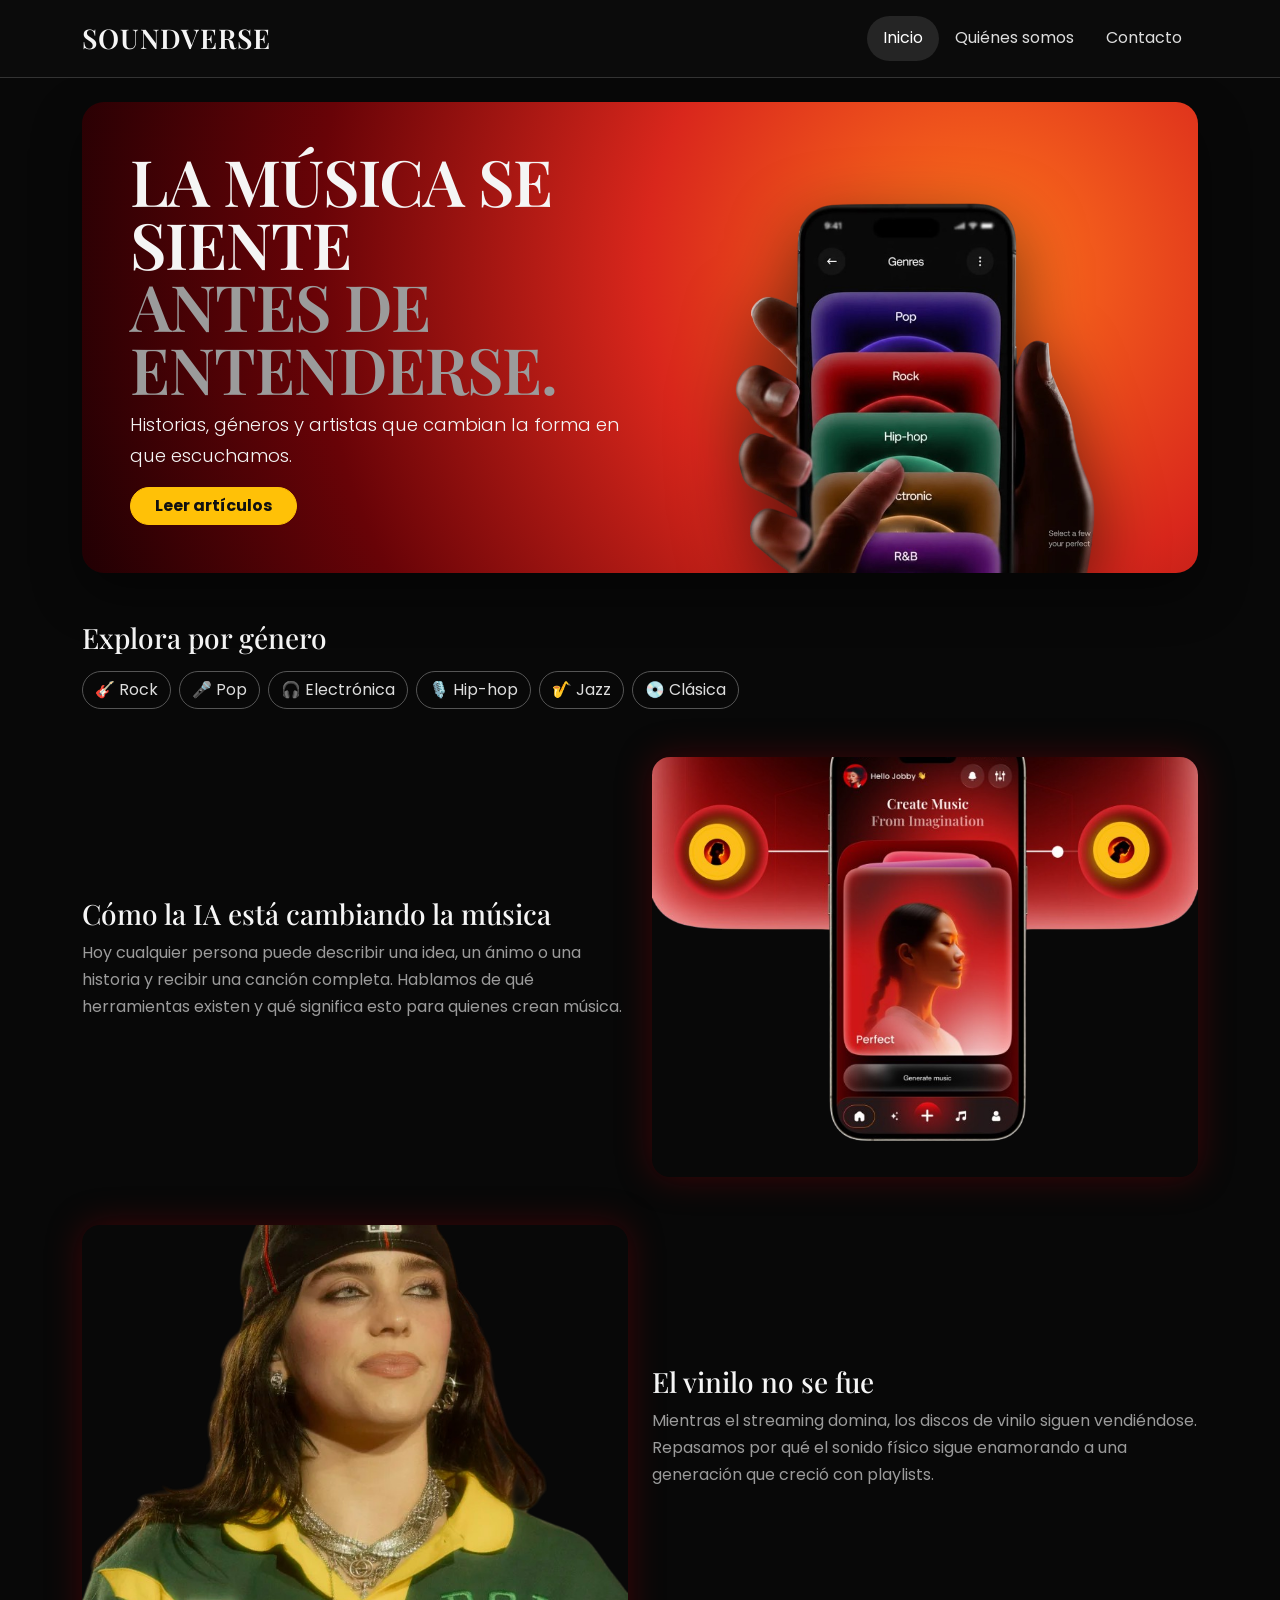
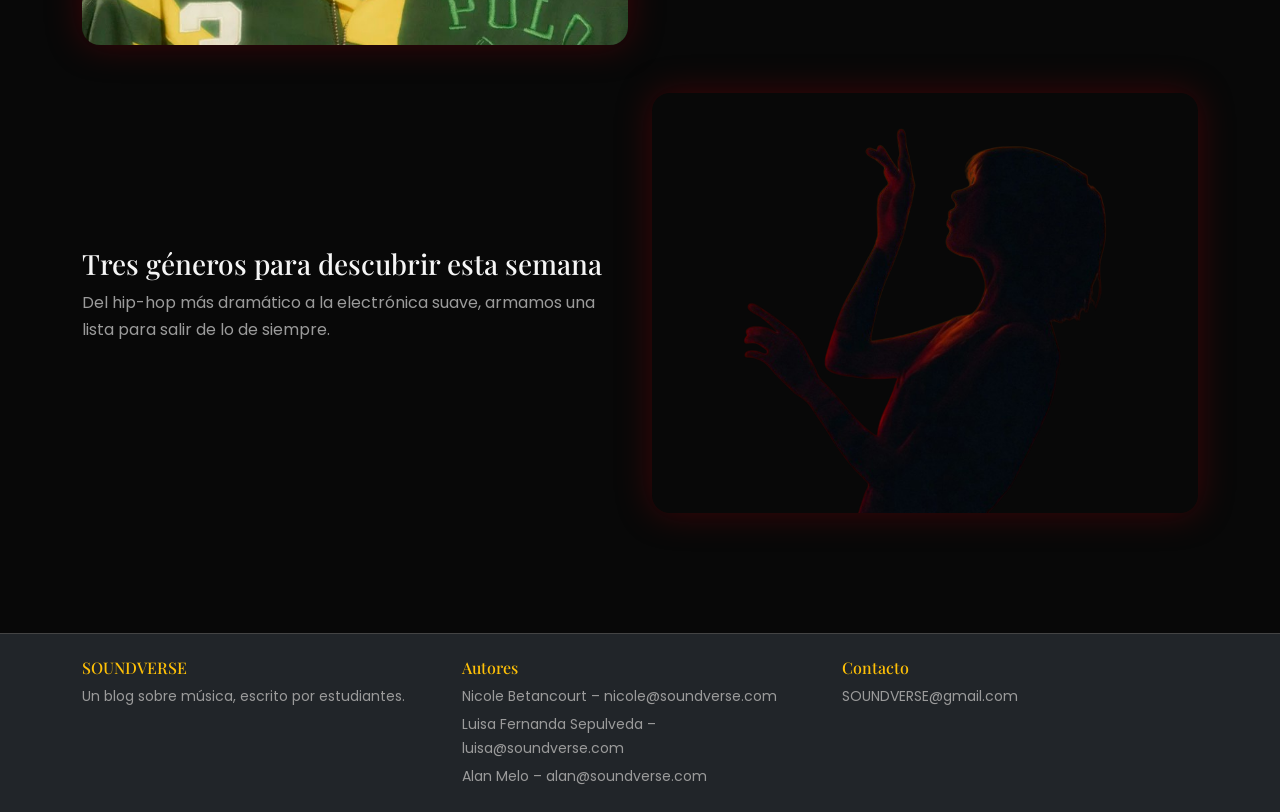
<file: index.html>
<!DOCTYPE html>
<html lang="es" data-bs-theme="dark">
<head>
  <meta charset="UTF-8">
  <meta name="viewport" content="width=device-width, initial-scale=1">
  <title>SOUNDVERSE</title>

  <!-- Bootstrap CSS -->
  <link href="https://cdn.jsdelivr.net/npm/bootstrap@5.3.3/dist/css/bootstrap.min.css" rel="stylesheet">
  <!-- estas son las fuentes -->
  <link href="https://fonts.googleapis.com/css2?family=Playfair+Display:ital,wght@0,600;1,500&family=Poppins:wght@300;400;600&display=swap" rel="stylesheet">
  <link rel="stylesheet" href="css/styles.css">
</head>

<body>

  <!-- barra de nav -->
  <nav class="navbar navbar-expand-lg bg-dark sticky-top">
    <div class="container">
      <a class="navbar-brand fs-4" href="index.html">SOUNDVERSE</a>
      <button class="navbar-toggler" type="button" data-bs-toggle="collapse"
              data-bs-target="#menu" aria-controls="menu" aria-expanded="false"
              aria-label="Abrir menú">
        <span class="navbar-toggler-icon"></span>
      </button>
      <div class="collapse navbar-collapse" id="menu">
        <ul class="navbar-nav ms-auto">
          <li class="nav-item"><a class="nav-link active" aria-current="page" href="index.html">Inicio</a></li>
          <li class="nav-item"><a class="nav-link" href="nosotros.html">Quiénes somos</a></li>
          <li class="nav-item"><a class="nav-link" href="contacto.html">Contacto</a></li>
        </ul>
      </div>
    </div>
  </nav>

  
    <div class="container py-4">

  <!-- el contenido principal -->
  <main>

    
    <section class="hero p-4 p-md-5 mb-5">

      <div class="row align-items-center g-4">

        <div class="col-lg-6">

          <h1 class="display-5 fw-semibold">
            La música se siente
            <br>
            <span class="text-secondary">
              antes de entenderse.
            </span>
          </h1>

          <p class="lead">
            Historias, géneros y artistas que cambian
            la forma en que escuchamos.
          </p>

          <a
            class="btn btn-warning rounded-pill px-4 fw-bold"
            href="#articulos">
            Leer artículos
          </a>

        </div>

        <div class="col-lg-6 text-center">

          <img
            src="img/primer.png"
            class="img-fluid hero-img-inicio"
            alt="Persona escuchando música">

        </div>

      </div>

    </section>


  
    <section class="mb-5">

      <h2 class="h3 mb-3">
        Explora por género
      </h2>

      <div class="d-flex flex-wrap gap-2">

        <a class="btn btn-outline-light rounded-pill"
           href="#articulos">
          🎸 Rock
        </a>

        <a class="btn btn-outline-light rounded-pill"
           href="#articulos">
          🎤 Pop
        </a>

        <a class="btn btn-outline-light rounded-pill"
           href="#articulos">
          🎧 Electrónica
        </a>

        <a class="btn btn-outline-light rounded-pill"
           href="#articulos">
          🎙️ Hip-hop
        </a>

        <a class="btn btn-outline-light rounded-pill"
           href="#articulos">
          🎷 Jazz
        </a>

        <a class="btn btn-outline-light rounded-pill"
           href="#articulos">
          💿 Clásica
        </a>

      </div>

    </section>


    
    <section
      class="row align-items-center g-4 mb-5"
      id="articulos">

      <div class="col-md-6">

        <h2 class="h3">
          Cómo la IA está cambiando la música
        </h2>

        <p class="text-secondary">
          Hoy cualquier persona puede describir una idea,
          un ánimo o una historia y recibir una canción
          completa. Hablamos de qué herramientas existen
          y qué significa esto para quienes crean música.
        </p>

      </div>

      <div class="col-md-6">

        <img
          src="img/imagen2.png"
          class="img-fluid img-brillo"
          alt="Persona usando una app de música con IA">

      </div>

    </section>


    
    <section class="row align-items-center g-4 mb-5">

      <div class="col-md-6 order-md-2">

        <h2 class="h3">
          El vinilo no se fue
        </h2>

        <p class="text-secondary">
          Mientras el streaming domina, los discos de
          vinilo siguen vendiéndose. Repasamos por qué
          el sonido físico sigue enamorando a una generación
          que creció con playlists.
        </p>

      </div>

      <div class="col-md-6 order-md-1">

        <img
          src="img/billie.png"
          class="img-fluid img-brillo"
          alt="Disco de vinilo girando">

      </div>

    </section>



    <section class="row align-items-center g-4 mb-5">

      <div class="col-md-6">

        <h2 class="h3">
          Tres géneros para descubrir esta semana
        </h2>

        <p class="text-secondary">
          Del hip-hop más dramático a la electrónica
          suave, armamos una lista para salir de lo
          de siempre.
        </p>

      </div>

      <div class="col-md-6">

        <img
          src="img/imagen4.png"
          class="img-fluid img-brillo"
          alt="Auriculares sobre fondo rojo">

      </div>

    </section>

  </main>

</div>
  </div>

 
  <footer class="bg-dark border-top border-secondary py-4 mt-5">
    <div class="container">
      <div class="row g-4">
        <div class="col-md-4">
          <h4 class="h6 text-warning">SOUNDVERSE</h4>
          <p class="mb-0 text-secondary small">Un blog sobre música, escrito por estudiantes.</p>
        </div>
        <div class="col-md-4">
          <h4 class="h6 text-warning">Autores</h4>
          <p class="mb-1 text-secondary small">Nicole Betancourt – nicole@soundverse.com</p>
          <p class="mb-1 text-secondary small">Luisa Fernanda Sepulveda – luisa@soundverse.com</p>
          <p class="mb-0 text-secondary small">Alan Melo – alan@soundverse.com</p>
        </div>
        <div class="col-md-4">
          <h4 class="h6 text-warning">Contacto</h4>
          <p class="mb-0 text-secondary small">SOUNDVERSE@gmail.com</p>
        </div>
      </div>
    </div>
  </footer>

  <button id="btnArriba">↑</button>

  
  <script src="https://cdn.jsdelivr.net/npm/bootstrap@5.3.3/dist/js/bootstrap.bundle.min.js"></script>
  <script src="js/main.js"></script>
</body>
</html>
</file>
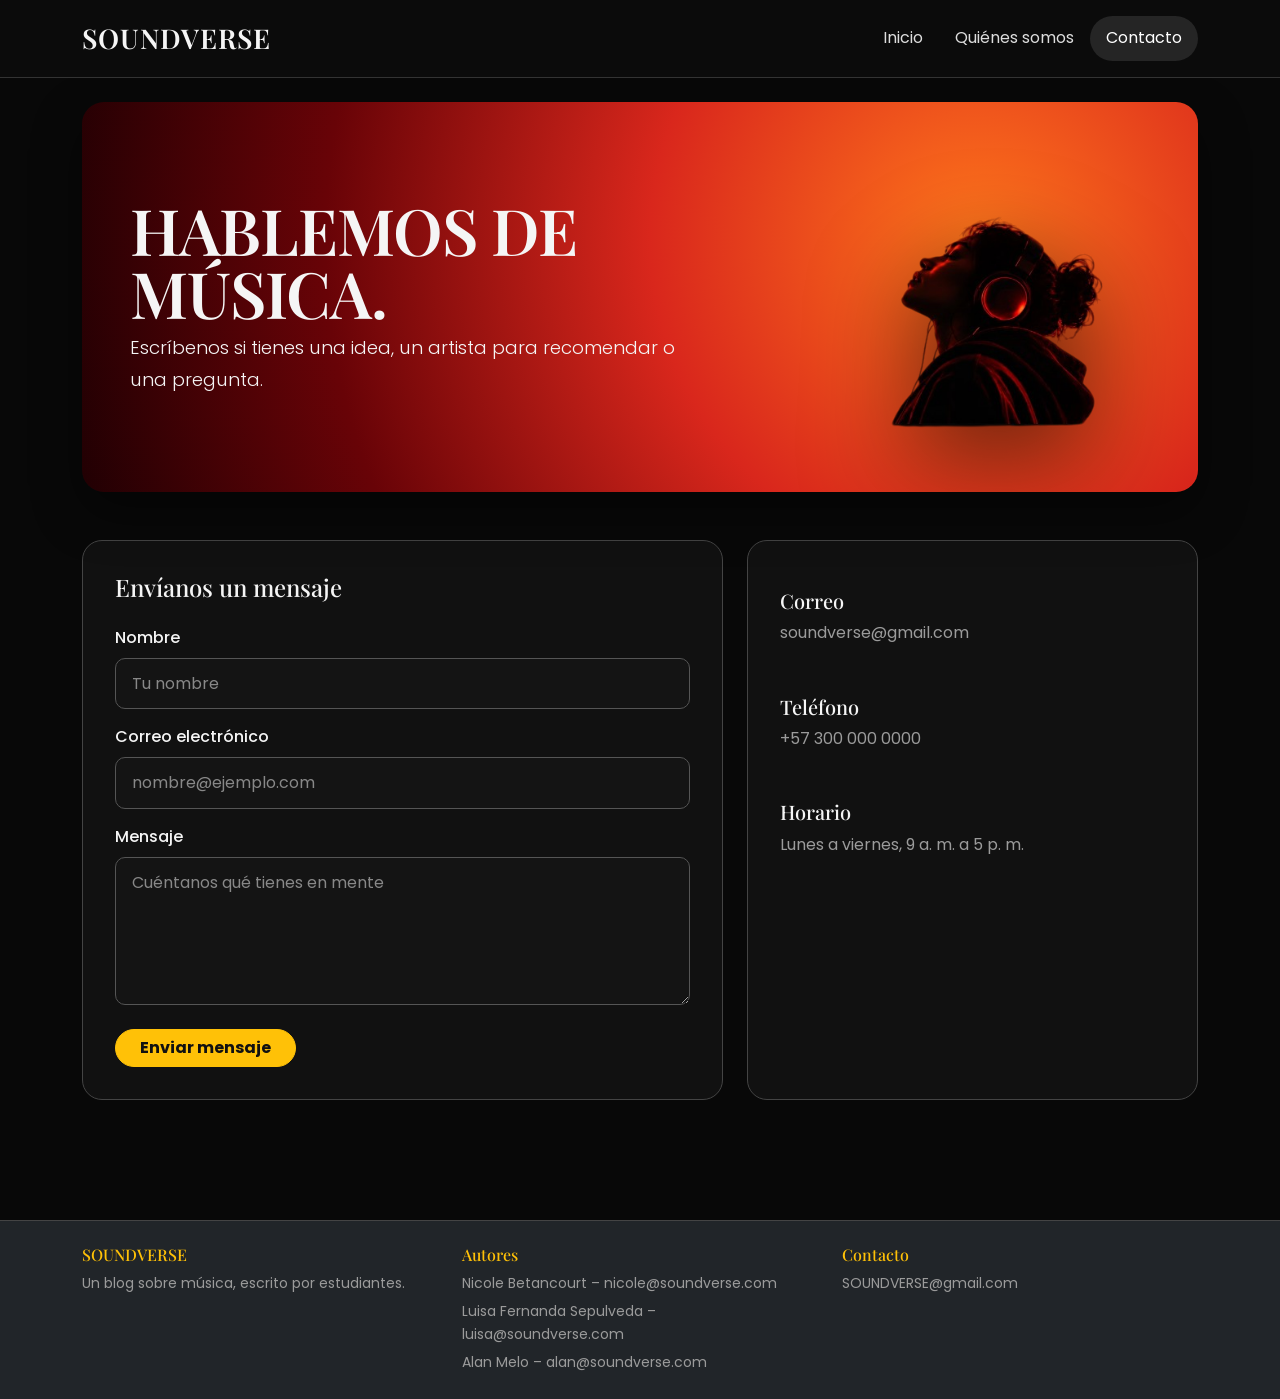
<file: contacto.html>
<!DOCTYPE html>
<html lang="es" data-bs-theme="dark">
<head>
  <meta charset="UTF-8">
  <meta name="viewport" content="width=device-width, initial-scale=1">
  <title>SOUNDVERSE - Contacto</title>
  <link href="https://cdn.jsdelivr.net/npm/bootstrap@5.3.3/dist/css/bootstrap.min.css" rel="stylesheet">
  <link href="https://fonts.googleapis.com/css2?family=Playfair+Display:ital,wght@0,600;1,500&family=Poppins:wght@300;400;600&display=swap" rel="stylesheet">
  <link rel="stylesheet" href="css/styles.css">
</head>
<body>

  <nav class="navbar navbar-expand-lg bg-dark sticky-top">
    <div class="container">
      <a class="navbar-brand fs-4" href="index.html">SOUNDVERSE</a>
      <button class="navbar-toggler" type="button" data-bs-toggle="collapse" data-bs-target="#menu" aria-controls="menu" aria-expanded="false" aria-label="Abrir menú">
        <span class="navbar-toggler-icon"></span>
      </button>
      <div class="collapse navbar-collapse" id="menu">
        <ul class="navbar-nav ms-auto">
          <li class="nav-item"><a class="nav-link" href="index.html">Inicio</a></li>
          <li class="nav-item"><a class="nav-link" href="nosotros.html">Quiénes somos</a></li>
          <li class="nav-item"><a class="nav-link active" href="contacto.html" aria-current="page">Contacto</a></li>
        </ul>
      </div>
    </div>
  </nav>

  <div class="container py-4">

  <main>

    
    <section class="hero p-4 p-md-5 mb-5">

      <div class="row align-items-center g-4">

        <div class="col-lg-7">

          <h1 class="display-5 fw-semibold">
            Hablemos de
            <br>
            música.
          </h1>

          <p class="lead mb-0">
            Escríbenos si tienes una idea,
            un artista para recomendar
            o una pregunta.
          </p>

        </div>

        <div class="col-lg-5 text-center">

          <img
            src="img/imagen7.png"
            class="img-fluid hero-img-contacto"
            alt="Persona escuchando música con audífonos">

        </div>

      </div>

    </section>


    
    <section class="row g-4 mb-5">

      <!-- formularoi  importante !!!!!!1-->
      <div class="col-lg-7">

        <div class="contact-card">

          <h2 class="h4 mb-4">
            Envíanos un mensaje
          </h2>

          <div id="alertaContenedor"></div>

          <form id="form">

            <div class="mb-3">

              <label
                for="nombre"
                class="form-label">
                Nombre
              </label>

              <input
                type="text"
                class="form-control"
                id="nombre"
                placeholder="Tu nombre"
                required>

            </div>


            <div class="mb-3">

              <label
                for="email"
                class="form-label">
                Correo electrónico
              </label>

              <input
                type="email"
                class="form-control"
                id="email"
                placeholder="nombre@ejemplo.com"
                required>

            </div>


            <div class="mb-4">

              <label
                for="mensaje"
                class="form-label">
                Mensaje
              </label>

              <textarea
                class="form-control"
                id="mensaje"
                rows="5"
                placeholder="Cuéntanos qué tienes en mente"
                required></textarea>

            </div>


            <button
              type="submit"
              class="btn btn-warning rounded-pill px-4 fw-bold">

              Enviar mensaje

            </button>

          </form>

        </div>

      </div>


      <!--muestra kla info -->
      <div class="col-lg-5">

        <div class="contact-card">

          <div class="contact-info">

            <h2 class="h5">
              Correo
            </h2>

            <p class="text-secondary">
              soundverse@gmail.com
            </p>

          </div>


          <div class="contact-info">

            <h2 class="h5">
              Teléfono
            </h2>

            <p class="text-secondary">
              +57 300 000 0000
            </p>

          </div>


          <div class="contact-info">

            <h2 class="h5">
              Horario
            </h2>

            <p class="text-secondary">
              Lunes a viernes, 9 a. m. a 5 p. m.
            </p>

          </div>

        </div>

      </div>

    </section>

  </main>

</div>

  <footer class="bg-dark border-top border-secondary py-4 mt-5">
    <div class="container">
      <div class="row g-4">
        <div class="col-md-4">
          <h4 class="h6 text-warning">SOUNDVERSE</h4>
          <p class="mb-0 text-secondary small">Un blog sobre música, escrito por estudiantes.</p>
        </div>
        <div class="col-md-4">
          <h4 class="h6 text-warning">Autores</h4>
          <p class="mb-1 text-secondary small">Nicole Betancourt – nicole@soundverse.com</p>
          <p class="mb-1 text-secondary small">Luisa Fernanda Sepulveda – luisa@soundverse.com</p>
          <p class="mb-0 text-secondary small">Alan Melo – alan@soundverse.com</p>
        </div>
        <div class="col-md-4">
          <h4 class="h6 text-warning">Contacto</h4>
          <p class="mb-0 text-secondary small">SOUNDVERSE@gmail.com</p>
        </div>
      </div>
    </div>
  </footer>

  <button id="btnArriba">↑</button>

  <script src="https://cdn.jsdelivr.net/npm/bootstrap@5.3.3/dist/js/bootstrap.bundle.min.js"></script>
  <script src="js/main.js"></script>
</body>
</html>
</file>
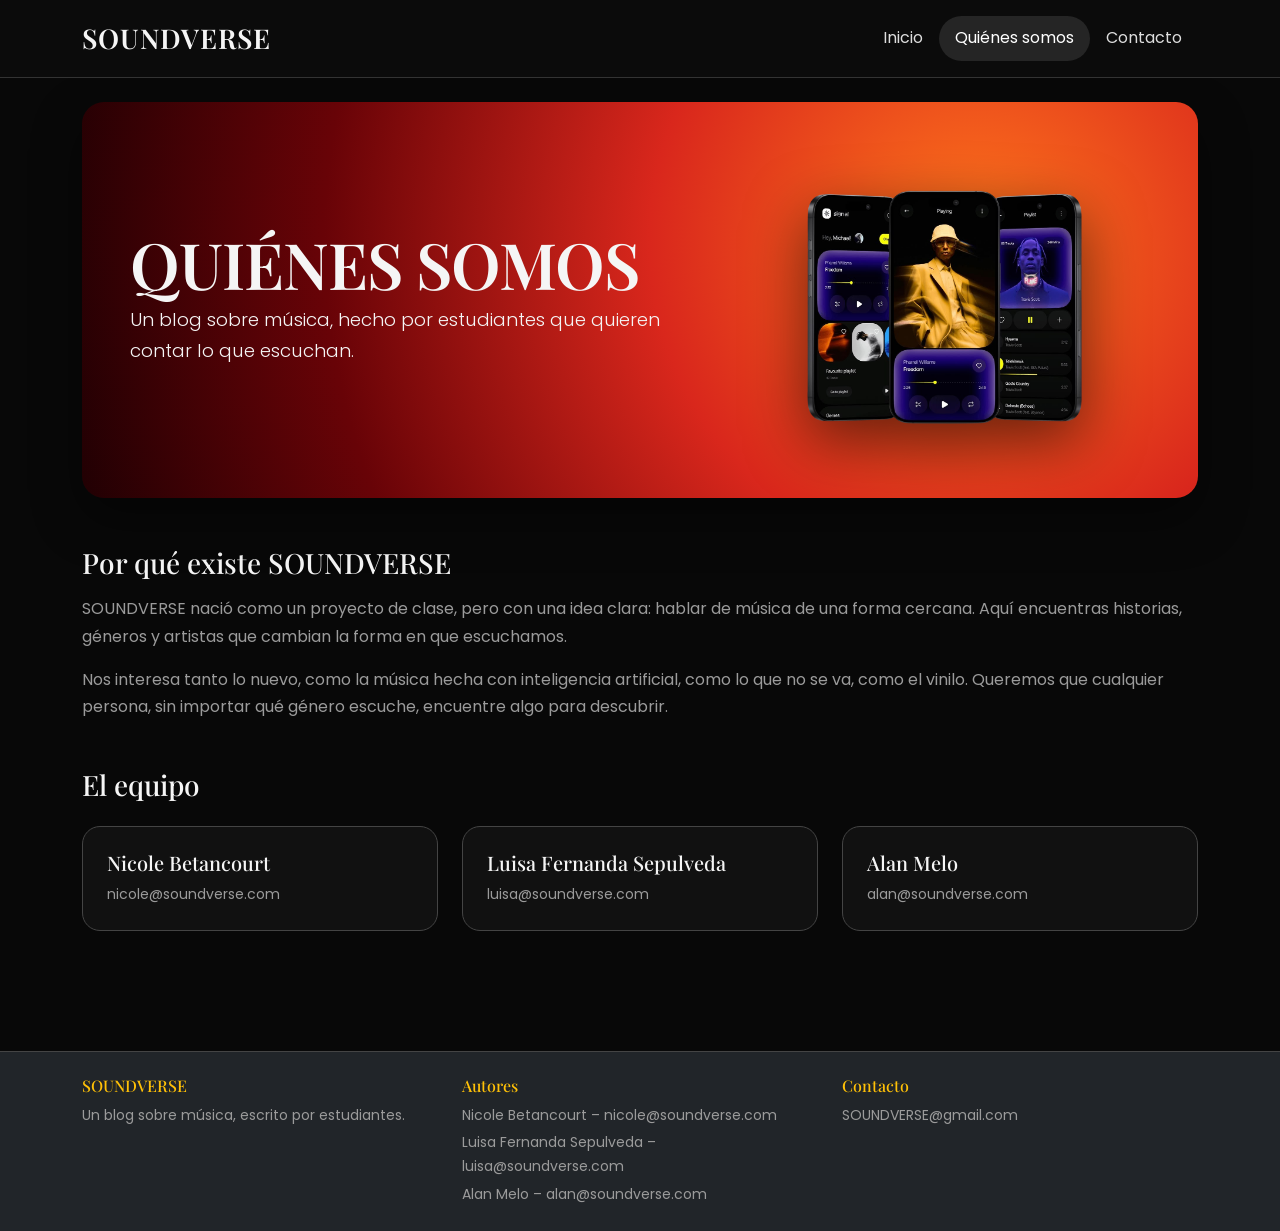
<file: nosotros.html>
<!DOCTYPE html>
<html lang="es" data-bs-theme="dark">
<head>
  <meta charset="UTF-8">
  <meta name="viewport" content="width=device-width, initial-scale=1">
  <title>SOUNDVERSE - Quiénes somos</title>
  <link href="https://cdn.jsdelivr.net/npm/bootstrap@5.3.3/dist/css/bootstrap.min.css" rel="stylesheet">
  <link href="https://fonts.googleapis.com/css2?family=Playfair+Display:ital,wght@0,600;1,500&family=Poppins:wght@300;400;600&display=swap" rel="stylesheet">
  <link rel="stylesheet" href="css/styles.css">
</head>
<body>

  <nav class="navbar navbar-expand-lg bg-dark sticky-top">
    <div class="container">
      <a class="navbar-brand fs-4" href="index.html">SOUNDVERSE</a>
      <button class="navbar-toggler" type="button" data-bs-toggle="collapse" data-bs-target="#menu" aria-controls="menu" aria-expanded="false" aria-label="Abrir menú">
        <span class="navbar-toggler-icon"></span>
      </button>
      <div class="collapse navbar-collapse" id="menu">
        <ul class="navbar-nav ms-auto">
          <li class="nav-item"><a class="nav-link" href="index.html">Inicio</a></li>
          <li class="nav-item"><a class="nav-link active" href="nosotros.html" aria-current="page">Quiénes somos</a></li>
          <li class="nav-item"><a class="nav-link" href="contacto.html">Contacto</a></li>
        </ul>
      </div>
    </div>
  </nav>

  <div class="container py-4">

  <main>

    
    <section class="hero p-4 p-md-5 mb-5">

      <div class="row align-items-center g-4">

        <div class="col-lg-7">

          <h1 class="display-5 fw-semibold">
            Quiénes somos
          </h1>

          <p class="lead mb-0">
            Un blog sobre música, hecho por estudiantes
            que quieren contar lo que escuchan.
          </p>

        </div>

        <div class="col-lg-5 text-center">

          <img
            src="img/nosotros.png"
            class="img-fluid"
            alt="Equipo de SOUNDVERSE">

        </div>

      </div>

    </section>


    
    <section class="mb-5">

      <h2 class="h3 mb-3">
        Por qué existe SOUNDVERSE
      </h2>

      <p class="text-secondary">
        SOUNDVERSE nació como un proyecto de clase,
        pero con una idea clara: hablar de música
        de una forma cercana. Aquí encuentras historias,
        géneros y artistas que cambian la forma en que
        escuchamos.
      </p>

      <p class="text-secondary">
        Nos interesa tanto lo nuevo, como la música
        hecha con inteligencia artificial, como lo que
        no se va, como el vinilo. Queremos que cualquier
        persona, sin importar qué género escuche,
        encuentre algo para descubrir.
      </p>

    </section>


   
    <section class="mb-5">

      <h2 class="h3 mb-4">
        El equipo
      </h2>

      <div class="row g-4">

        <div class="col-md-4">

          <div class="team-card">

            <h3 class="h5 mb-2">
              Nicole Betancourt
            </h3>

            <p class="small text-secondary mb-0">
              nicole@soundverse.com
            </p>

          </div>

        </div>


        <div class="col-md-4">

          <div class="team-card">

            <h3 class="h5 mb-2">
              Luisa Fernanda Sepulveda
            </h3>

            <p class="small text-secondary mb-0">
              luisa@soundverse.com
            </p>

          </div>

        </div>


        <div class="col-md-4">

          <div class="team-card">

            <h3 class="h5 mb-2">
              Alan Melo
            </h3>

            <p class="small text-secondary mb-0">
              alan@soundverse.com
            </p>

          </div>

        </div>

      </div>

    </section>

  </main>

</div>

  <footer class="bg-dark border-top border-secondary py-4 mt-5">
    <div class="container">
      <div class="row g-4">
        <div class="col-md-4">
          <h4 class="h6 text-warning">SOUNDVERSE</h4>
          <p class="mb-0 text-secondary small">Un blog sobre música, escrito por estudiantes.</p>
        </div>
        <div class="col-md-4">
          <h4 class="h6 text-warning">Autores</h4>
          <p class="mb-1 text-secondary small">Nicole Betancourt – nicole@soundverse.com</p>
          <p class="mb-1 text-secondary small">Luisa Fernanda Sepulveda – luisa@soundverse.com</p>
          <p class="mb-0 text-secondary small">Alan Melo – alan@soundverse.com</p>
        </div>
        <div class="col-md-4">
          <h4 class="h6 text-warning">Contacto</h4>
          <p class="mb-0 text-secondary small">SOUNDVERSE@gmail.com</p>
        </div>
      </div>
    </div>
  </footer>

  <button id="btnArriba">↑</button>

  <script src="https://cdn.jsdelivr.net/npm/bootstrap@5.3.3/dist/js/bootstrap.bundle.min.js"></script>
  <script src="js/main.js"></script>
</body>
</html>
</file>
<file: css/styles.css>
:root {
  --sv-bg: #080808;
  --sv-bg-secondary: #151515;
  --sv-red: #7d0508;
  --sv-red-dark: #350003;
  --sv-orange: #ff6b1a;
  --sv-yellow: #ffc107;
  --sv-white: #f5f5f5;
  --sv-gray: #9b9b9b;
  --sv-border: #555;
}

/* -------------------------
   GENERAL
------------------------- */

body {
  background-color: var(--sv-bg);
  color: var(--sv-white);

  font-family: "Poppins", sans-serif;

  min-height: 100vh;
}

h1,
h2,
h3,
h4,
h5,
h6,
.navbar-brand {
  font-family: "Playfair Display", serif;
}

p {
  line-height: 1.7;
}

.text-secondary {
  color: var(--sv-gray) !important;
}

/* -------------------------
   NAVBAR
------------------------- */

.navbar {
  background-color: #0b0b0b !important;
  border-bottom: 1px solid #333;

  min-height: 78px;
}

.navbar-brand {
  color: var(--sv-white) !important;
  font-size: 1.7rem !important;
  font-weight: 600;

  letter-spacing: 1px;
}

.nav-link {
  color: #ddd !important;

  padding: 0.65rem 1rem !important;

  border-radius: 30px;

  transition:
    background-color 0.25s ease,
    color 0.25s ease;
}

.nav-link:hover,
.nav-link.active {
  color: white !important;
  background-color: #252525;
}

/* Botón del menú en móviles */

.navbar-toggler {
  border-color: #555;
}

.navbar-toggler:focus {
  box-shadow: 0 0 0 0.15rem rgba(255, 193, 7, 0.25);
}

/* -------------------------
   CONTENEDOR PRINCIPAL
------------------------- */

main {
  width: 100%;
}

/* -------------------------
   HERO
------------------------- */

.hero {
  position: relative;

  overflow: hidden;

  min-height: 390px;

  display: flex;
  align-items: center;

  background:
    radial-gradient(
      circle at 80% 35%,
      #ff751c 0%,
      #d9271c 35%,
      #680307 70%,
      #210003 100%
    );

  border-radius: 22px !important;

  box-shadow:
    0 20px 50px rgba(0, 0, 0, 0.45);
}

.hero h1 {
  text-transform: uppercase;

  font-size: clamp(2.5rem, 5vw, 4.8rem);

  line-height: 0.98;

  letter-spacing: -1px;
}

.hero p {
  max-width: 650px;

  font-size: 1.15rem;
}

/* Imagen del hero */

.hero img {
  width: 100%;
  height: 100%;
  max-height: 360px;

  object-fit: contain;

  filter: drop-shadow(
    0 20px 30px rgba(0, 0, 0, 0.55)
  );

  position: relative;
  z-index: 1;
}
  

.hero .col-lg-6:last-child {
  display: flex;
  align-items: center;
  justify-content: center;

  min-height: 300px;
}



.btn-warning {
  background-color: var(--sv-yellow);
  border-color: var(--sv-yellow);

  color: #111;

  font-weight: 600;
}

.btn-warning:hover {
  background-color: #ffcf35;
  border-color: #ffcf35;

  color: #111;

  transform: translateY(-2px);
}

.btn {
  transition:
    transform 0.2s ease,
    background-color 0.2s ease;
}

/* -------------------------
   GÉNEROS
------------------------- */

.btn-outline-light {
  border-color: #555;
  color: #ddd;
}

.btn-outline-light:hover {
  background-color: var(--sv-red);
  border-color: var(--sv-red);

  color: white;
}

/* -------------------------
   ARTÍCULOS
------------------------- */

.img-brillo {
  width: 100%;

  max-height: 420px;

  object-fit: cover;

  border-radius: 18px !important;

  box-shadow:
    0 0 35px rgba(125, 5, 8, 0.45);

  transition:
    transform 0.3s ease,
    box-shadow 0.3s ease;
}

.img-brillo:hover {
  transform: scale(1.02);

  box-shadow:
    0 0 50px rgba(255, 80, 30, 0.35);
}

/* -------------------------
   TARJETAS / SECCIONES
------------------------- */

.border-secondary {
  border-color: #444 !important;
}

/* -------------------------
   FORMULARIOS
------------------------- */

.form-control {
  background-color: #141414;

  border: 1px solid #555;

  color: white;

  border-radius: 10px;

  padding: 0.8rem 1rem;
}

.form-control:focus {
  background-color: #181818;

  color: white;

  border-color: var(--sv-orange);

  box-shadow:
    0 0 0 0.2rem rgba(255, 107, 26, 0.2);
}

.form-control::placeholder {
  color: #888;
}

.form-label {
  font-weight: 500;
}

/* -------------------------
   CONTACTO
------------------------- */

.contact-card {
  background-color: #111;

  border: 1px solid #444;

  border-radius: 20px;

  padding: 2rem;

  height: 100%;
}

.contact-info {
  padding: 1rem 0;
}

.contact-info h2 {
  margin-bottom: 0.4rem;
}

/* -------------------------
   EQUIPO
------------------------- */

.team-card {
  background-color: #111;

  border: 1px solid #444;

  border-radius: 18px;

  padding: 1.5rem;

  height: 100%;

  transition:
    transform 0.25s ease,
    border-color 0.25s ease;
}

.team-card:hover {
  transform: translateY(-5px);

  border-color: var(--sv-orange);
}

/* -------------------------
   FOOTER
------------------------- */

footer {
  background-color: #0b0b0b !important;

  border-top: 1px solid #333 !important;
}

footer h4 {
  color: var(--sv-yellow);
}

footer p {
  color: #888;
}

/* -------------------------
   BOTÓN VOLVER ARRIBA
------------------------- */

#btnArriba {
  display: none;

  position: fixed;

  bottom: 24px;
  right: 24px;

  z-index: 1030;

  width: 48px;
  height: 48px;

  border: none;

  border-radius: 50%;

  background-color: var(--sv-yellow);

  color: #111;

  font-size: 22px;

  cursor: pointer;

  box-shadow:
    0 5px 20px rgba(0, 0, 0, 0.4);
}

#btnArriba:hover {
  background-color: #ffcf35;

  transform: translateY(-3px);
}

/* -------------------------
   RESPONSIVE
------------------------- */

@media (max-width: 767.98px) {

  .navbar {
    min-height: 68px;
  }

  .hero {
    min-height: auto;

    padding: 2rem !important;

    text-align: center;
  }

  .hero h1 {
    font-size: 2.7rem;
  }

  .hero img {
    max-height: 260px;
  }

  .img-brillo {
    max-height: 300px;
  }
}
.hero-img-inicio {
  transform: translateY(18px) scale(1.12);
}

.hero-img-contacto {
  transform: translateY(28px) scale(1.35);
}

@media (max-width: 767.98px) {
  .hero-img-inicio {
    transform: translateY(10px) scale(1.05);
  }

  .hero-img-contacto {
    transform: translateY(12px) scale(1.15);
  }
}
.hero-img-inicio {
  transform: translateY(45px) scale(1.12);
}

.hero-img-contacto {
  transform: translateY(45px) scale(1.35);
} 
.hero img[src*="primer.png"] {
  transform: translateY(45px) scale(1.12);
}

.hero img[src*="imagen7.png"] {
  transform: translateY(45px) scale(1.35);
}
.hero img[src*="imagen7.png"] {
  transform: translateY(25px) scale(1.6);
}
</file>
